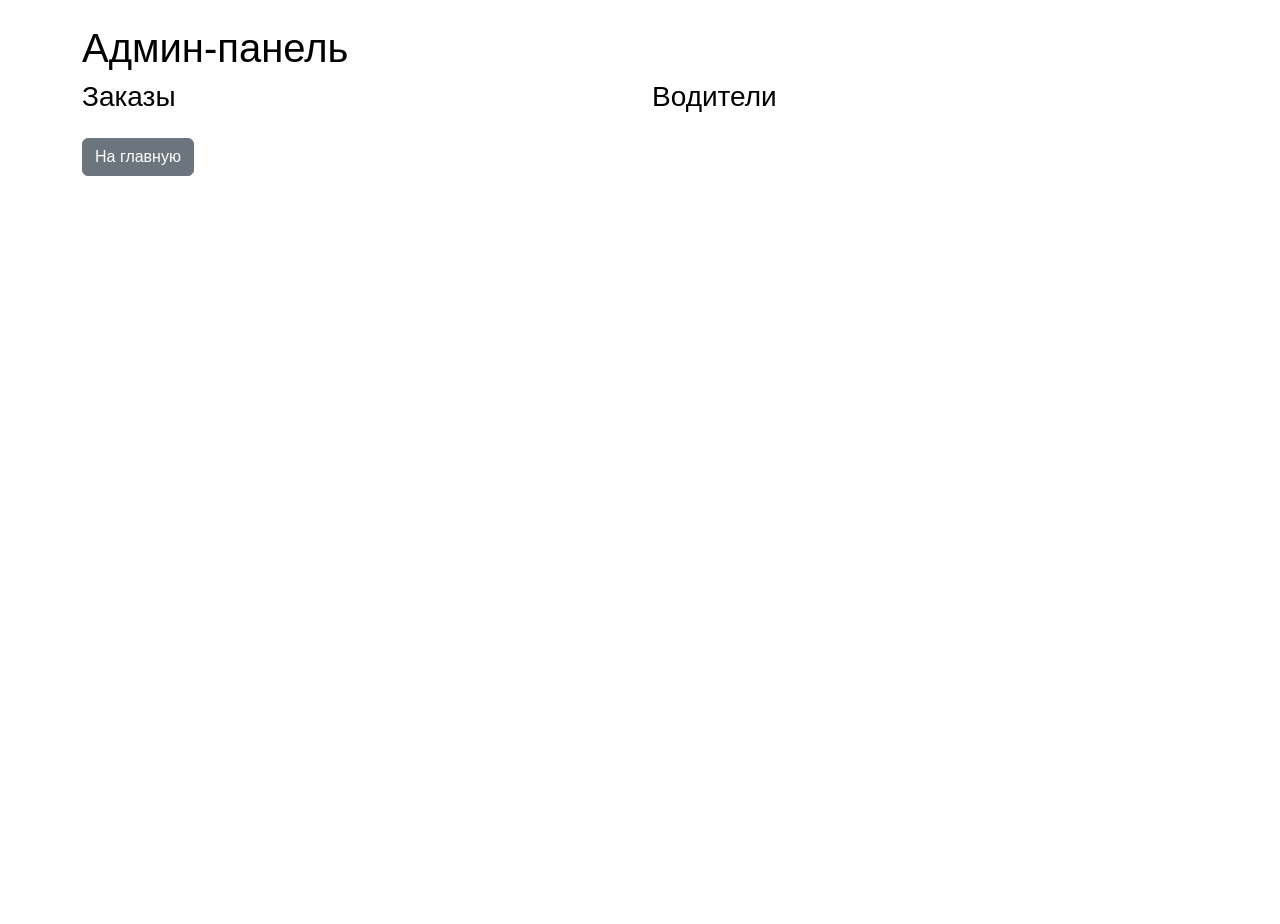
<file: templates/admin.html>
<!DOCTYPE html>
<html lang="ru">
<head>
    <meta charset="UTF-8">
    <meta name="viewport" content="width=device-width, initial-scale=1.0">
    <title>Админ-панель - Gin</title>
    <link href="https://cdn.jsdelivr.net/npm/bootstrap@5.3.0/dist/css/bootstrap.min.css" rel="stylesheet">
    <link rel="stylesheet" href="/static/style.css">
</head>
<body>
<div class="container mt-4">
    <h1>Админ-панель</h1>
    <div class="row">
        <div class="col-md-6">
            <h3>Заказы</h3>
            <div id="ordersList"></div>
        </div>
        <div class="col-md-6">
            <h3>Водители</h3>
            <div id="driversList"></div>
        </div>
    </div>
    <a href="/" class="btn btn-secondary mt-3">На главную</a>
</div>
<script src="/static/script.js"></script>
</body>
</html>
</file>
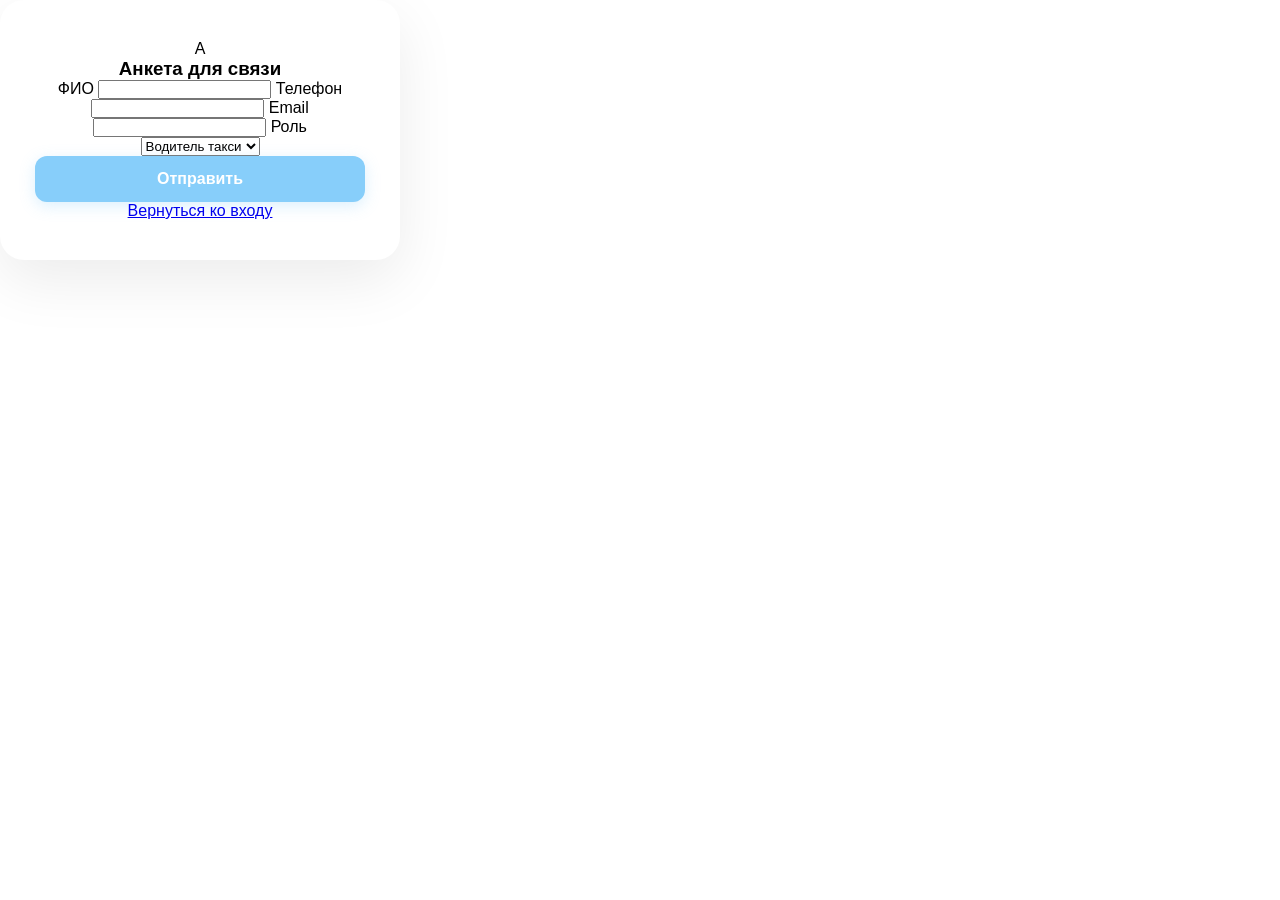
<file: templates/application.html>
<!DOCTYPE html>
<html lang="ru">
<head>
    <meta charset="UTF-8">
    <meta name="viewport" content="width=device-width, initial-scale=1.0">
    <title>Анкета - Gin</title>
    <link href="https://fonts.cdnfonts.com/css/southghetto" rel="stylesheet">
    <link rel="stylesheet" href="/static/style.css">
</head>
<body class="login-body">

<div class="login-card">
    <div class="text-center">
        <div class="login-logo-circle">A</div>
        <h3 class="login-title">Анкета для связи</h3>
    </div>
    
    <form id="applicationForm">
        <label class="login-label">ФИО</label>
        <input type="text" id="appFullname" class="login-input" required>
        
        <label class="login-label">Телефон</label>
        <input type="tel" id="appPhone" class="login-input" required>
        
        <label class="login-label">Email</label>
        <input type="email" id="appEmail" class="login-input" required>
        
        <label class="login-label">Роль</label>
        <select id="appRole" class="login-input">
            <option value="driver">Водитель такси</option>
            <option value="passenger">Пассажир</option>
        </select>
        
        <button type="submit" class="login-btn">Отправить</button>
    </form>
    
    <div class="login-test-info">
        <a href="/login">Вернуться ко входу</a>
    </div>
</div>

<script src="/static/script.js"></script>

</body>
</html>
</file>
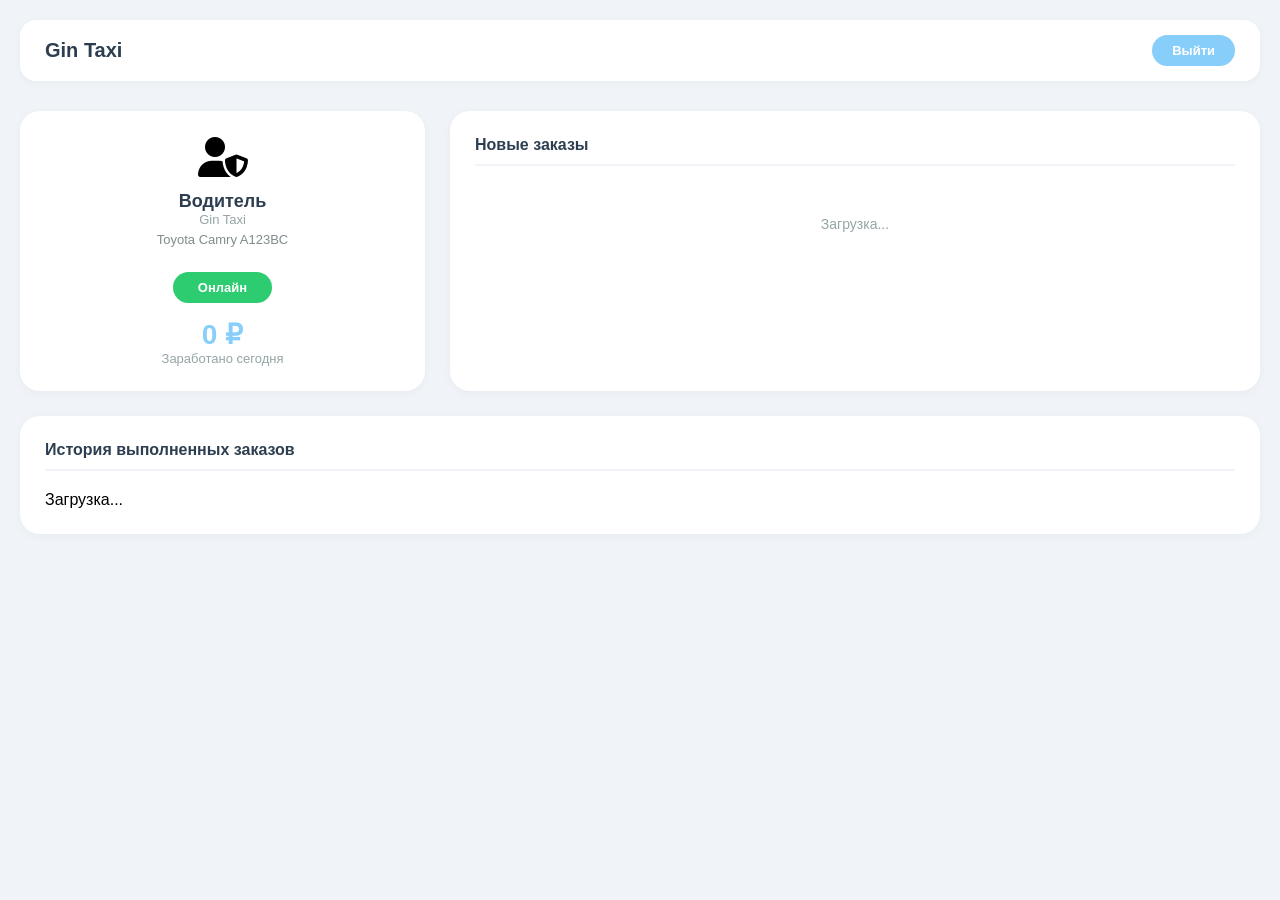
<file: templates/driver_dashboard.html>
<!DOCTYPE html>
<html lang="ru">
<head>
    <meta charset="UTF-8">
    <meta name="viewport" content="width=device-width, initial-scale=1.0">
    <title>Кабинет водителя - Gin Taxi</title>
    <link rel="stylesheet" href="https://cdnjs.cloudflare.com/ajax/libs/font-awesome/6.4.0/css/all.min.css">
    <link rel="stylesheet" href="/static/style.css">
</head>
<body class="driver-page">

    <div class="navbar-custom">
        <a href="/" class="brand">Gin Taxi</a>
        <a href="/" class="logout-btn" onclick="localStorage.removeItem('driverLoggedIn')">Выйти</a>
    </div>

    <div class="stats-grid">
        <div class="stats-card">
            <div class="avatar">
                <i class="fas fa-user-shield"></i>
            </div>
            <h3>Водитель</h3>
            <p class="role-label">Gin Taxi</p>
            <p class="car-info">Toyota Camry A123BC</p>
            <button id="statusBtn" class="status-btn online">Онлайн</button>
            <div class="earnings" id="earnings">0 ₽</div>
            <div class="earnings-label">Заработано сегодня</div>
        </div>

        <div class="orders-card">
            <div class="card-title">Новые заказы</div>
            <div id="ordersList">
                <div class="no-orders">Загрузка...</div>
            </div>
        </div>
    </div>

    <div class="history-card">
        <div class="card-title">История выполненных заказов</div>
        <div id="historyList">
            <div class="no-orders">Загрузка...</div>
        </div>
    </div>

    <script src="/static/script.js"></script>

</body>
</html>
</file>
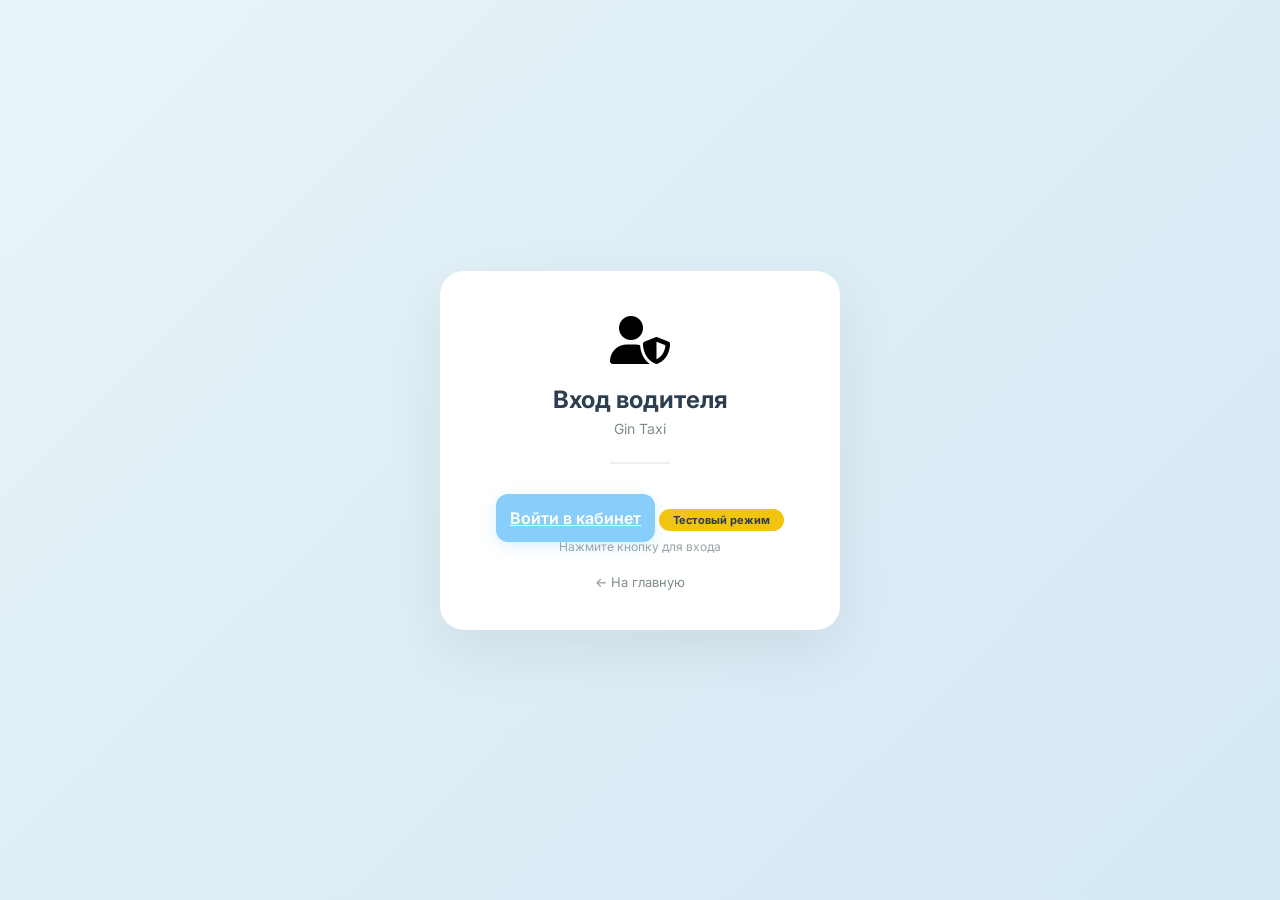
<file: templates/login.html>
<!DOCTYPE html>
<html lang="ru">
<head>
    <meta charset="UTF-8">
    <meta name="viewport" content="width=device-width, initial-scale=1.0">
    <title>Вход водителя - Gin Taxi</title>
    <link href="https://fonts.googleapis.com/css2?family=Inter:wght@400;600;700&display=swap" rel="stylesheet">
    <link rel="stylesheet" href="https://cdnjs.cloudflare.com/ajax/libs/font-awesome/6.4.0/css/all.min.css">
    <link rel="stylesheet" href="/static/style.css">
</head>
<body class="login-page">

    <div class="login-card">
        <div class="login-icon">
            <i class="fas fa-user-shield"></i>
        </div>
        <h1>Вход водителя</h1>
        <p class="subtitle">Gin Taxi</p>
        <div class="divider"></div>
        <a href="/driver-dashboard" class="login-btn">Войти в кабинет</a>
        <div class="test-badge">Тестовый режим</div>
        <div class="test-hint">Нажмите кнопку для входа</div>
        <a href="/" class="back-link">← На главную</a>
    </div>

</body>
</html>
</file>
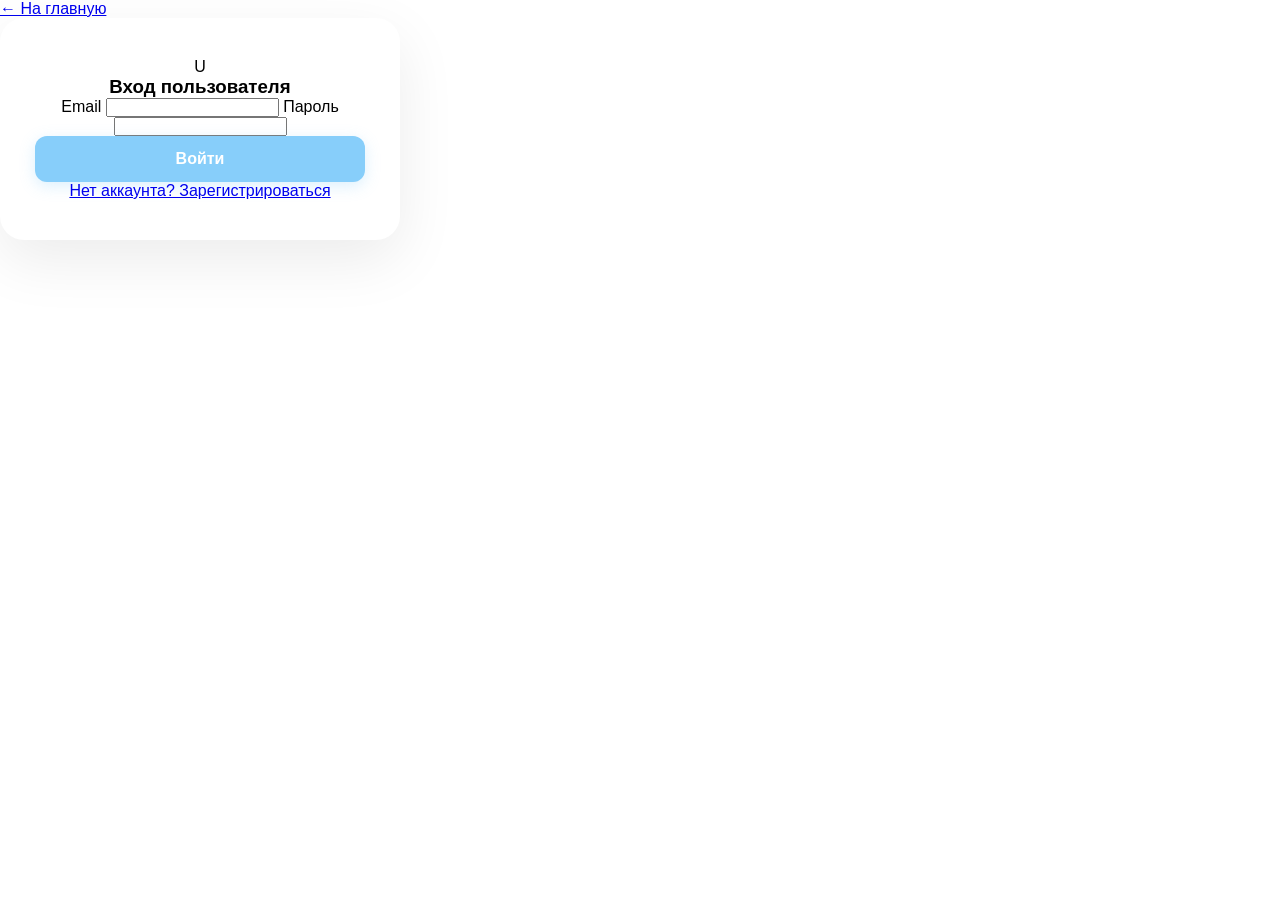
<file: templates/login_user.html>
<!DOCTYPE html>
<html lang="ru">
<head>
    <meta charset="UTF-8">
    <meta name="viewport" content="width=device-width, initial-scale=1.0">
    <title>Вход пользователя - Gin</title>
    <link href="https://fonts.cdnfonts.com/css/southghetto" rel="stylesheet">
    <link rel="stylesheet" href="/static/style.css">
</head>
<body class="login-body">

<a href="/" class="header-back">← На главную</a>

<div class="login-card">
    <div class="text-center">
        <div class="login-logo-circle">U</div>
        <h3 class="login-title">Вход пользователя</h3>
    </div>
    
    <form id="loginUserForm">
        <label class="login-label">Email</label>
        <input type="email" id="email" class="login-input" required>
        
        <label class="login-label">Пароль</label>
        <input type="password" id="password" class="login-input" required>
        
        <button type="submit" class="login-btn">Войти</button>
    </form>
    
    <div class="login-test-info">
        <a href="/register">Нет аккаунта? Зарегистрироваться</a>
    </div>
</div>

<script src="/static/script.js"></script>

</body>
</html>
</file>
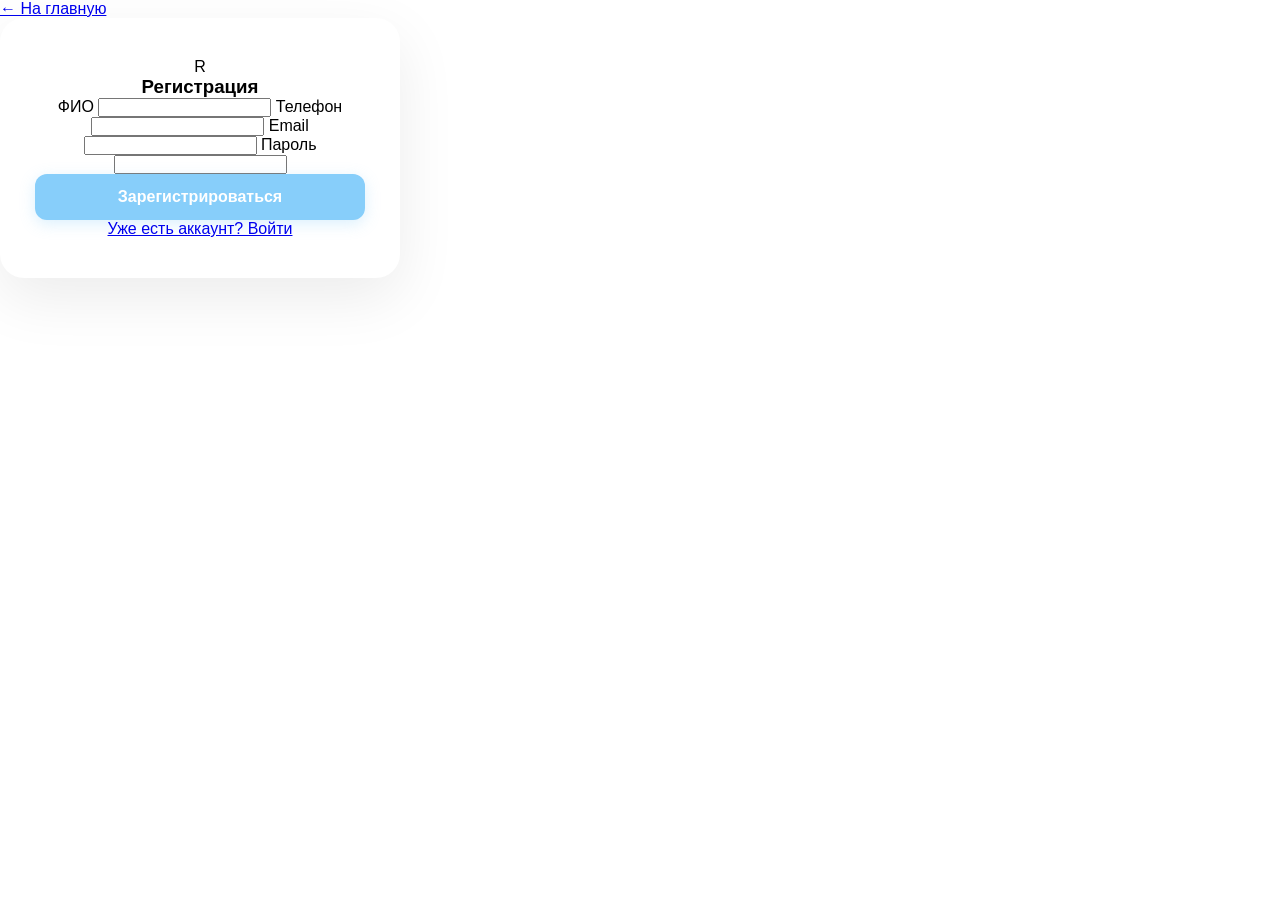
<file: templates/register.html>
<!DOCTYPE html>
<html lang="ru">
<head>
    <meta charset="UTF-8">
    <meta name="viewport" content="width=device-width, initial-scale=1.0">
    <title>Регистрация - Gin</title>
    <link href="https://fonts.cdnfonts.com/css/southghetto" rel="stylesheet">
    <link rel="stylesheet" href="/static/style.css">
</head>
<body class="login-body">

<a href="/" class="header-back">← На главную</a>

<div class="login-card">
    <div class="text-center">
        <div class="login-logo-circle">R</div>
        <h3 class="login-title">Регистрация</h3>
    </div>
    
    <form id="registerForm">
        <label class="login-label">ФИО</label>
        <input type="text" id="fullname" class="login-input" required>
        
        <label class="login-label">Телефон</label>
        <input type="tel" id="phone" class="login-input" required>
        
        <label class="login-label">Email</label>
        <input type="email" id="email" class="login-input" required>
        
        <label class="login-label">Пароль</label>
        <input type="password" id="password" class="login-input" required>
        
        <button type="submit" class="login-btn">Зарегистрироваться</button>
    </form>
    
    <div class="login-test-info">
        <a href="/login-user">Уже есть аккаунт? Войти</a>
    </div>
</div>

<script src="/static/script.js"></script>

</body>
</html>
</file>
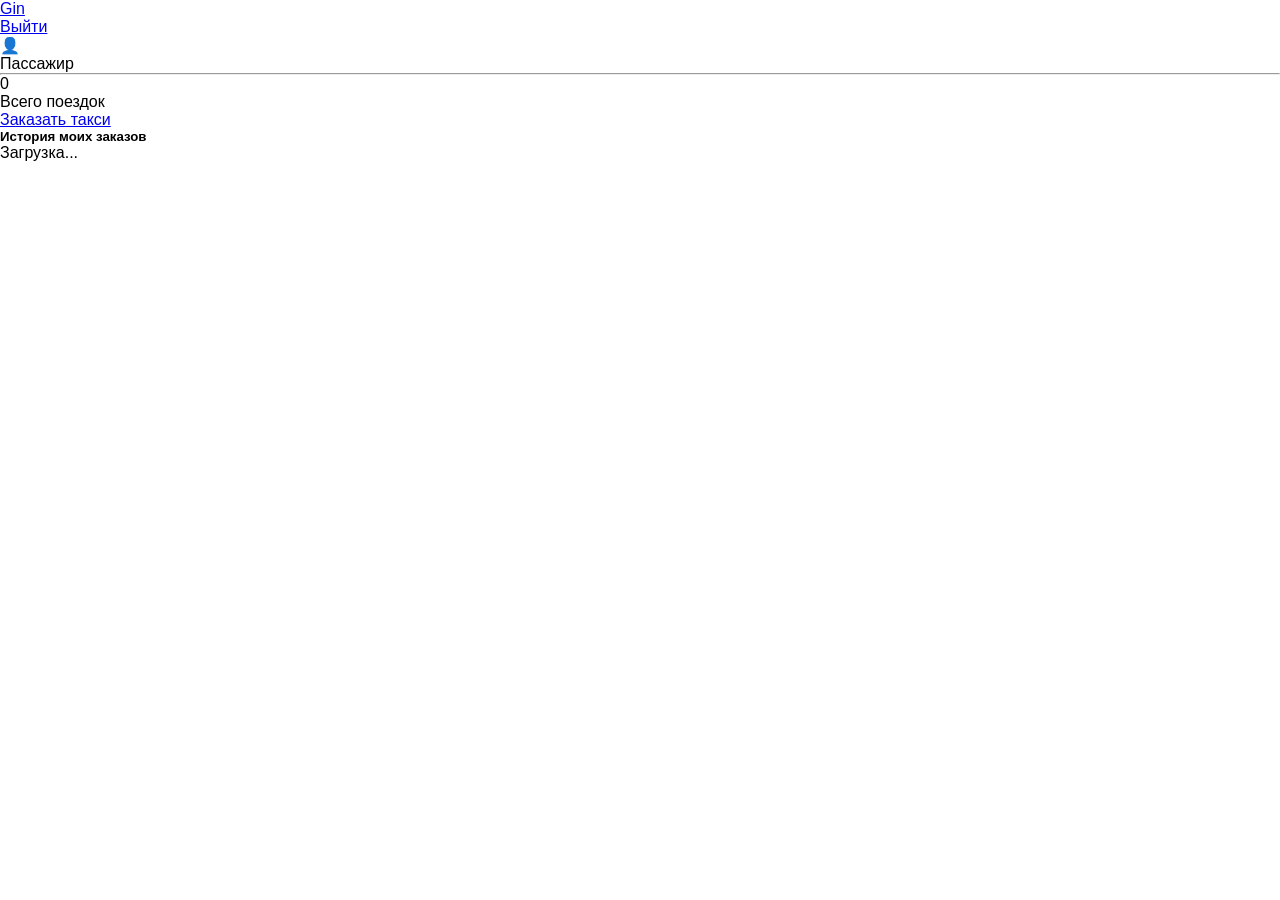
<file: templates/user_profile.html>
<!DOCTYPE html>
<html lang="ru">
<head>
    <meta charset="UTF-8">
    <meta name="viewport" content="width=device-width, initial-scale=1.0">
    <title>Мой профиль - Gin</title>
    <link href="https://fonts.cdnfonts.com/css/southghetto" rel="stylesheet">
    <link rel="stylesheet" href="/static/style.css">
</head>
<body>

<nav class="navbar navbar-dark bg-dark mb-4">
    <div class="container">
        <a class="navbar-brand" href="/">Gin</a>
        <div>
            <span class="text-white me-3" id="userNameDisplay"></span>
            <a href="/" class="btn btn-outline-light btn-sm" onclick="localStorage.clear()">Выйти</a>
        </div>
    </div>
</nav>

<div class="profile-container">
    <div class="row">
        <div class="col-md-4">
            <div class="profile-card">
                <div class="profile-avatar">👤</div>
                <h4 id="userFullname" class="profile-name"></h4>
                <p class="profile-role">Пассажир</p>
                <hr>
                <div class="profile-stats">
                    <div class="stat-number" id="totalOrders">0</div>
                    <p class="stat-label">Всего поездок</p>
                </div>
                <a href="/" class="profile-order-btn">Заказать такси</a>
            </div>
        </div>
        
        <div class="col-md-8">
            <div class="profile-orders-card">
                <h5 class="profile-orders-title">История моих заказов</h5>
                <div id="ordersHistory">
                    <div class="profile-loading">Загрузка...</div>
                </div>
            </div>
        </div>
    </div>
</div>

<script src="/static/script.js"></script>

</body>
</html>
</file>
<file: static/style.css>
* {
    margin: 0;
    padding: 0;
    box-sizing: border-box;
}

body {
    font-family: 'Segoe UI', Tahoma, Geneva, Verdana, sans-serif;
    background: white;
    min-height: 100vh;
    color: black;
}

.page-container {
    display: flex;
    flex-direction: column;
    min-height: 100vh;
}

/* ===== ШАПКА ===== */
.header {
    background: #87CEFA;
    padding: 15px 25px;
    display: flex;
    justify-content: space-between;
    align-items: center;
}

.logo {
    font-size: 22px;
    font-weight: bold;
    color: white;
}

.user-status a {
    color: white;
    text-decoration: none;
    margin-left: 20px;
    font-size: 13px;
}

/* ===== ОСНОВНОЙ КОНТЕНТ ===== */
.main-content {
    display: flex;
    flex: 1;
    padding: 25px;
    gap: 25px;
}

.sidebar {
    width: 260px;
    display: flex;
    flex-direction: column;
    gap: 12px;
}

.logo-card {
    text-align: center;
    padding-bottom: 15px;
    border-bottom: 1px solid #eee;
}

.logo-card img {
    width: 100%;
    max-width: 160px;
    height: auto;
    display: block;
    margin: 0 auto;
}

.logo-card p {
    margin-top: 10px;
    font-size: 14px;
    color: #87CEFA;
    font-weight: bold;
}

/* ===== КНОПКИ ===== */
.btn-action {
    background: #87CEFA;
    border-radius: 8px;
    padding: 12px;
    text-align: center;
    cursor: pointer;
    transition: all 0.2s;
}

.btn-action:hover {
    background: #6bb5e0;
    transform: translateX(5px);
}

.btn-action h3 {
    font-size: 13px;
    color: white;
    font-weight: normal;
}

.btn-driver {
    background: #87CEFA;
    border-radius: 0 30px 30px 0;
    padding: 12px 18px;
    margin-left: -20px;
    text-align: left;
    cursor: pointer;
    width: calc(100% + 20px);
    margin-top: auto;
    transition: all 0.2s;
}

.btn-driver:hover {
    background: #6bb5e0;
    transform: translateX(5px);
}

.btn-driver h3 {
    font-size: 13px;
    color: white;
    margin-bottom: 4px;
}

.btn-driver p {
    font-size: 10px;
    color: rgba(255,255,255,0.8);
}

/* ===== КАРТА ===== */
.map-area {
    flex: 1;
}

#map {
    height: 580px;
    width: 100%;
    border-radius: 12px;
}

/* ===== ПОДВАЛ ===== */
.footer {
    background: white;
    border-top: 1px solid #eee;
    text-align: center;
    padding: 15px;
    font-size: 11px;
    color: #999;
}

/* ===== МОДАЛЬНЫЕ ОКНА ===== */
.modal {
    display: none;
    position: fixed;
    top: 50%;
    left: 50%;
    transform: translate(-50%, -50%);
    background: white;
    padding: 25px;
    border-radius: 12px;
    width: 380px;
    max-width: 90%;
    z-index: 1000;
    box-shadow: 0 4px 20px rgba(0,0,0,0.2);
    border: 1px solid #eee;
}

.modal h3 {
    margin-bottom: 15px;
    font-size: 16px;
    text-align: center;
    color: #87CEFA;
}

.modal input,
.modal select,
.modal textarea {
    width: 100%;
    padding: 10px;
    margin: 8px 0;
    border: 1px solid #ddd;
    border-radius: 6px;
    font-size: 13px;
}

.modal input:focus,
.modal select:focus,
.modal textarea:focus {
    outline: none;
    border-color: #87CEFA;
}

.modal button {
    background: #87CEFA;
    border: none;
    padding: 10px;
    border-radius: 6px;
    color: white;
    cursor: pointer;
    width: 100%;
    margin-top: 8px;
    font-size: 14px;
    font-weight: 600;
}

.modal button:hover {
    background: #6bb5e0;
}

.modal .btn-gray {
    background: #e0e0e0;
    color: black;
}

.modal .btn-gray:hover {
    background: #ccc;
}

.modal-link {
    text-align: center;
    margin-top: 12px;
    font-size: 11px;
}

.modal-link a {
    color: #87CEFA;
    text-decoration: none;
}

.overlay {
    display: none;
    position: fixed;
    top: 0;
    left: 0;
    width: 100%;
    height: 100%;
    background: rgba(0,0,0,0.4);
    z-index: 999;
}

/* ===== ПРОФИЛЬ ПОЛЬЗОВАТЕЛЯ ===== */
.order-card {
    background: #f8f9fa;
    border-radius: 8px;
    padding: 12px;
    margin-bottom: 10px;
    border-left: 3px solid #87CEFA;
}

.logout-red {
    background: #dc3545;
}

.logout-red:hover {
    background: #c82333;
}

#pricePreview {
    margin: 8px 0;
    font-size: 12px;
    font-weight: bold;
    color: #87CEFA;
}

/* ========================================
   СТИЛИ ДЛЯ СТРАНИЦЫ ВХОДА ВОДИТЕЛЯ
   ======================================== */

.login-page {
    min-height: 100vh;
    display: flex;
    align-items: center;
    justify-content: center;
    background: linear-gradient(135deg, #e8f4f8 0%, #d4e8f5 100%);
    padding: 20px;
    margin: 0;
    font-family: 'Inter', sans-serif;
}

.login-card {
    background: white;
    border-radius: 24px;
    padding: 40px 35px;
    max-width: 400px;
    width: 100%;
    box-shadow: 0 20px 60px rgba(0, 0, 0, 0.08);
    text-align: center;
}

.login-card .login-icon {
    font-size: 48px;
    margin-bottom: 15px;
}

.login-card h1 {
    font-size: 24px;
    font-weight: 700;
    color: #2c3e50;
    margin-bottom: 6px;
}

.login-card .subtitle {
    font-size: 14px;
    color: #7f8c8d;
    margin-bottom: 25px;
}

.login-card .divider {
    height: 2px;
    background: #ecf0f1;
    width: 60px;
    margin: 0 auto 25px;
}

.login-card .login-btn {
    width: 100%;
    padding: 14px;
    background: #87CEFA;
    color: white;
    border: none;
    border-radius: 12px;
    font-size: 16px;
    font-weight: 600;
    cursor: pointer;
    transition: all 0.3s;
    box-shadow: 0 4px 15px rgba(135, 206, 250, 0.3);
}

.login-card .login-btn:hover {
    background: #6bb5e0;
    transform: translateY(-2px);
}

.login-card .test-badge {
    display: inline-block;
    background: #f1c40f;
    color: #2c3e50;
    font-size: 11px;
    font-weight: 700;
    padding: 4px 14px;
    border-radius: 20px;
    margin-top: 20px;
}

.login-card .test-hint {
    font-size: 12px;
    color: #95a5a6;
    margin-top: 8px;
}

.login-card .back-link {
    display: block;
    margin-top: 20px;
    color: #7f8c8d;
    font-size: 13px;
    text-decoration: none;
    transition: color 0.2s;
}

.login-card .back-link:hover {
    color: #87CEFA;
}

/* ========================================
   СТИЛИ ДЛЯ КАБИНЕТА ВОДИТЕЛЯ
   ======================================== */

.driver-page {
    background: #f0f4f8;
    min-height: 100vh;
    padding: 20px;
}

.driver-page .navbar-custom {
    background: white;
    border-radius: 16px;
    padding: 15px 25px;
    display: flex;
    justify-content: space-between;
    align-items: center;
    box-shadow: 0 2px 10px rgba(0, 0, 0, 0.04);
    margin-bottom: 30px;
}

.driver-page .navbar-custom .brand {
    font-size: 20px;
    font-weight: 700;
    color: #2c3e50;
    text-decoration: none;
}

.driver-page .navbar-custom .brand span {
    color: #87CEFA;
}

.driver-page .navbar-custom .logout-btn {
    padding: 8px 20px;
    background: #87CEFA;
    color: white;
    border: none;
    border-radius: 30px;
    font-size: 13px;
    font-weight: 600;
    cursor: pointer;
    text-decoration: none;
    transition: all 0.3s;
}

.driver-page .navbar-custom .logout-btn:hover {
    background: #6bb5e0;
}

.driver-page .stats-grid {
    display: grid;
    grid-template-columns: 1fr 2fr;
    gap: 25px;
}

.driver-page .stats-card {
    background: white;
    border-radius: 20px;
    padding: 25px;
    box-shadow: 0 2px 10px rgba(0, 0, 0, 0.04);
    text-align: center;
}

.driver-page .stats-card .avatar {
    font-size: 40px;
    margin-bottom: 10px;
}

.driver-page .stats-card h3 {
    font-size: 18px;
    color: #2c3e50;
}

.driver-page .stats-card .role-label {
    font-size: 13px;
    color: #95a5a6;
}

.driver-page .stats-card .car-info {
    font-size: 13px;
    color: #7f8c8d;
    margin: 5px 0 10px;
}

.driver-page .stats-card .status-btn {
    padding: 8px 25px;
    border: none;
    border-radius: 30px;
    font-size: 13px;
    font-weight: 600;
    cursor: pointer;
    margin: 15px 0;
    transition: all 0.3s;
}

.driver-page .stats-card .status-btn.online {
    background: #2ecc71;
    color: white;
}

.driver-page .stats-card .status-btn.offline {
    background: #95a5a6;
    color: white;
}

.driver-page .stats-card .earnings {
    font-size: 28px;
    font-weight: 700;
    color: #87CEFA;
}

.driver-page .stats-card .earnings-label {
    font-size: 13px;
    color: #95a5a6;
}

.driver-page .orders-card {
    background: white;
    border-radius: 20px;
    padding: 25px;
    box-shadow: 0 2px 10px rgba(0, 0, 0, 0.04);
}

.driver-page .orders-card .card-title {
    font-size: 16px;
    font-weight: 600;
    color: #2c3e50;
    margin-bottom: 20px;
    padding-bottom: 10px;
    border-bottom: 2px solid #f0f4f8;
}

.driver-page .orders-card .order-item {
    background: #f8fafc;
    border-radius: 12px;
    padding: 15px;
    margin-bottom: 12px;
    display: flex;
    justify-content: space-between;
    align-items: center;
    flex-wrap: wrap;
    transition: all 0.2s;
}

.driver-page .orders-card .order-item:hover {
    background: #f0f4f8;
}

.driver-page .orders-card .order-item .info {
    flex: 1;
}

.driver-page .orders-card .order-item .info .route {
    font-weight: 600;
    color: #2c3e50;
    font-size: 14px;
}

.driver-page .orders-card .order-item .info .details {
    font-size: 13px;
    color: #7f8c8d;
}

.driver-page .orders-card .order-item .accept-btn {
    padding: 6px 20px;
    background: #87CEFA;
    color: white;
    border: none;
    border-radius: 30px;
    font-size: 13px;
    font-weight: 600;
    cursor: pointer;
    transition: all 0.3s;
}

.driver-page .orders-card .order-item .accept-btn:hover {
    background: #6bb5e0;
}

.driver-page .orders-card .no-orders {
    color: #95a5a6;
    text-align: center;
    padding: 30px;
    font-size: 14px;
}

.driver-page .history-card {
    background: white;
    border-radius: 20px;
    padding: 25px;
    margin-top: 25px;
    box-shadow: 0 2px 10px rgba(0, 0, 0, 0.04);
}

.driver-page .history-card .card-title {
    font-size: 16px;
    font-weight: 600;
    color: #2c3e50;
    margin-bottom: 20px;
    padding-bottom: 10px;
    border-bottom: 2px solid #f0f4f8;
}

.driver-page .history-card .history-item {
    background: #f8fafc;
    border-radius: 12px;
    padding: 12px 15px;
    margin-bottom: 10px;
    display: flex;
    justify-content: space-between;
    align-items: center;
    flex-wrap: wrap;
    font-size: 13px;
    transition: all 0.2s;
}

.driver-page .history-card .history-item:hover {
    background: #f0f4f8;
}

.driver-page .history-card .history-item .route {
    font-weight: 500;
    color: #2c3e50;
}

.driver-page .history-card .history-item .status {
    font-weight: 600;
}

.driver-page .history-card .history-item .status.completed {
    color: #2ecc71;
}

.driver-page .history-card .history-item .status.cancelled {
    color: #e74c3c;
}

.driver-page .history-card .history-item .date {
    color: #95a5a6;
    font-size: 12px;
}

/* ===== АДАПТАЦИЯ ===== */
@media (max-width: 768px) {
    .main-content {
        flex-direction: column;
    }
    .sidebar {
        width: 100%;
    }
    .btn-driver {
        margin-left: 0;
        width: 100%;
        border-radius: 8px;
    }
    .driver-page .stats-grid {
        grid-template-columns: 1fr;
    }
    .driver-page .orders-card .order-item {
        flex-direction: column;
        align-items: flex-start;
        gap: 10px;
    }
    .driver-page .history-card .history-item {
        flex-direction: column;
        align-items: flex-start;
        gap: 5px;
    }
}

@media (max-width: 480px) {
    .login-card {
        padding: 30px 20px;
    }
    .modal {
        width: 95%;
    }
}
</file>
